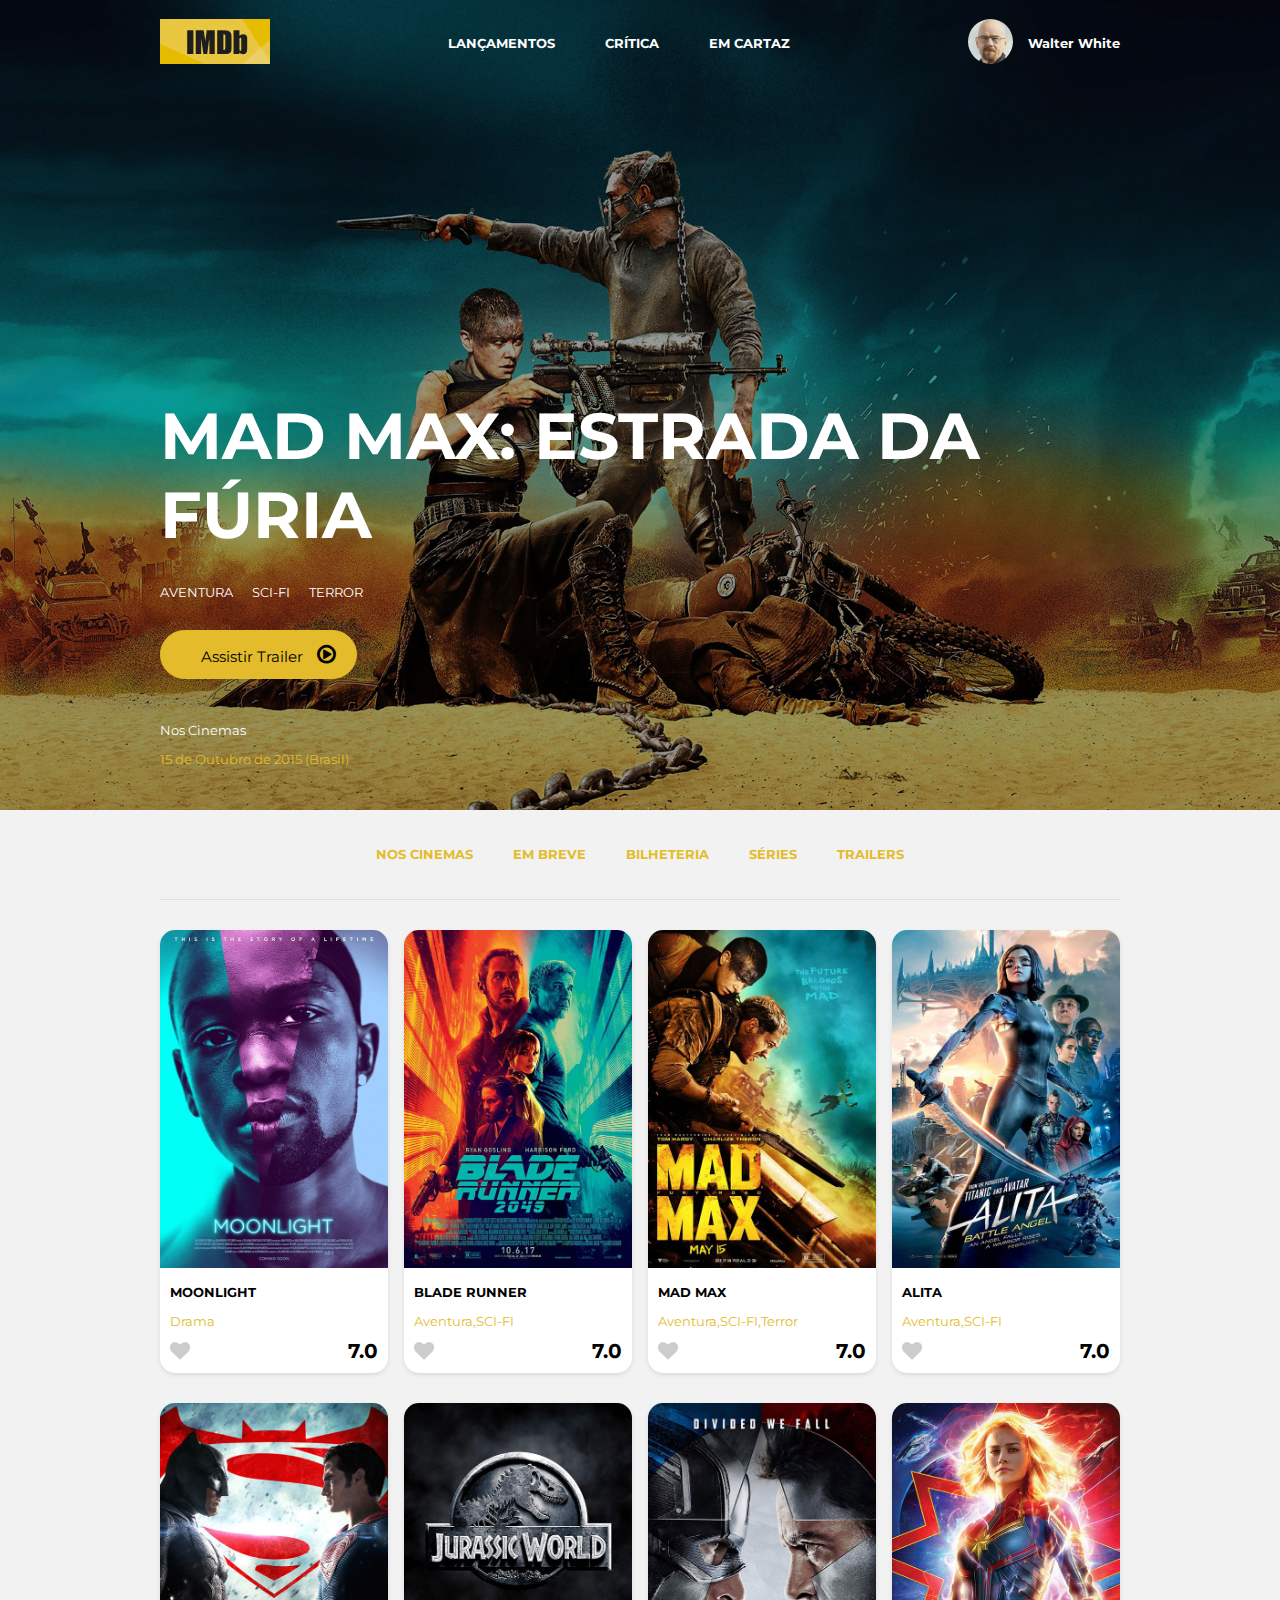
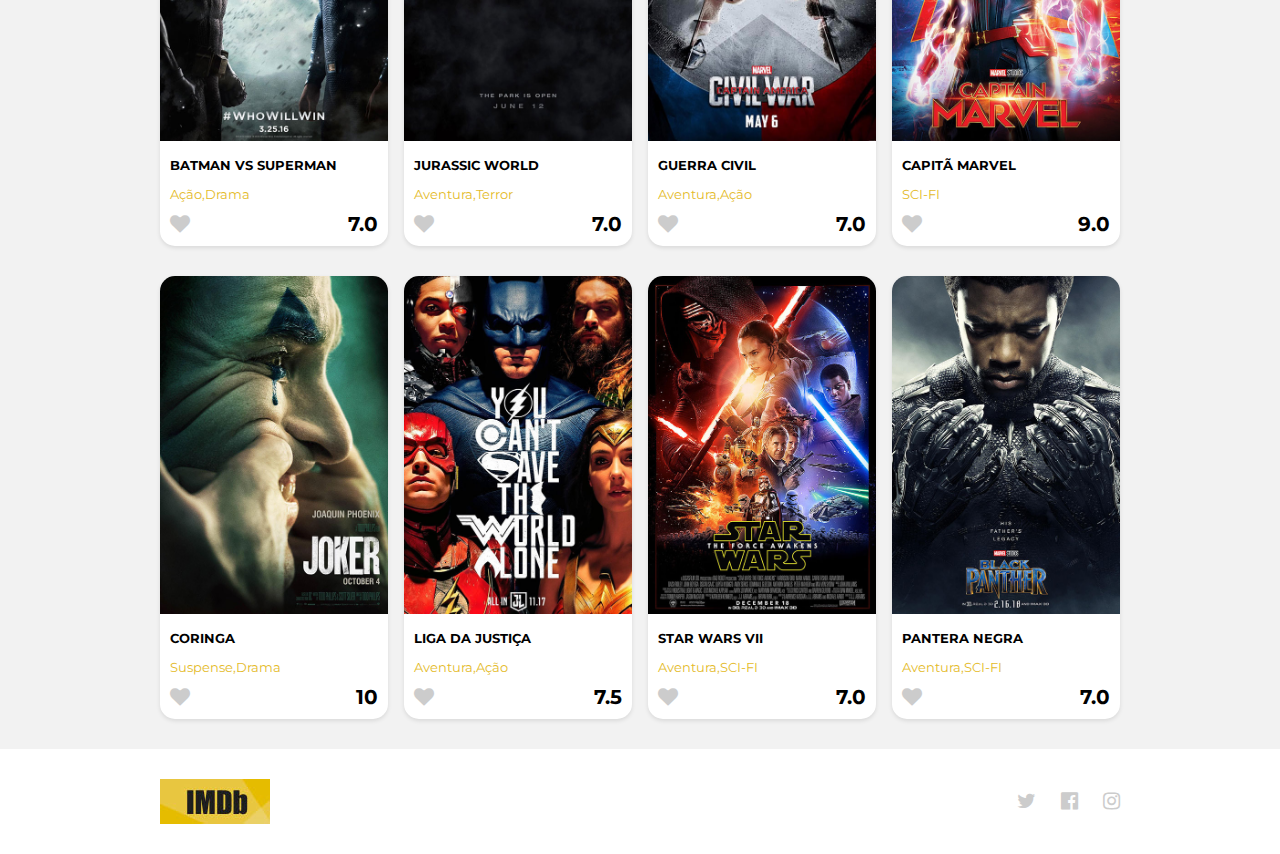
<file: react-11/public/index.html>
<!DOCTYPE html>
<html class="no-js" lang="pt-br">
  <head>
    <meta charset="utf-8" />
    <meta http-equiv="x-ua-compatible" content="ie=edge" />
    <title>IMDB - CodeNation Filmes</title>
    <meta name="description" content="" />
    <link rel="shortcut icon" type="image/png" href="/favicon.png" />
    <meta name="viewport" content="width=device-width, initial-scale=1" />

    <link rel="stylesheet" href="css/normalize.css" />
    <link rel="stylesheet" href="css/main.css" />
  </head>

  <body>
    <!-- ********** HEADER ********** -->

    <header class="hero-image">
      <div class="container">
        <div class="content-header">
          <nav class="navbar">
            <!-- logo -->
            <div>
              <a href="#">
                <img src="./img/logo-imdb.jpg" alt="Logo do site IMDB" />
              </a>
            </div>
            <!-- menu -->
            <ul class="list-inline navbar-menu">
              <li class="uppercase"><a href="#">Lançamentos</a></li>
              <li class="uppercase"><a href="#">Crítica</a></li>
              <li class="uppercase"><a href="#">Em Cartaz</a></li>
            </ul>
            <!-- profile -->
            <div class="navbar-profile">
              <div class="navbar-profile-foto">
                <img
                  src="./img/walter-white.jpg"
                  alt="Foto de perfil do usuário Walter White"
                />
              </div>
              <div>Walter White</div>
            </div>
          </nav>
          <div class="hero-text">
            <h1 class="uppercase">Mad Max: Estrada da Fúria</h1>
            <ul class="list-inline hero-list">
              <li class="uppercase"><a href="#">Aventura</a></li>
              <li class="uppercase"><a href="#">Sci-fi</a></li>
              <li class="uppercase"><a href="#">Terror</a></li>
            </ul>
            <a class="btn-primary" href="#">
              Assistir Trailer
              <i class="fa fa-play-circle-o" aria-hidden="true"></i>
            </a>
            <p>Nos Cinemas</p>
            <p class="yellow">15 de Outubro de 2015 (Brasil)</p>
          </div>
        </div>
      </div>
    </header>

    <!-- ********** NAVIGATION BAR ********** -->

    <nav class="navbar-movies">
      <div class="container">
        <div class="content-navbar-movies">
          <ul class="list-inline list-movies">
            <a href="#"><li class="uppercase">Nos cinemas</li></a>

            <a href="#"><li class="uppercase">Em breve</li></a>

            <a href="#"><li class="uppercase">Bilheteria</li></a>

            <a href="#"><li class="uppercase">Séries</li></a>

            <a href="#"><li class="uppercase">Trailers</li></a>
          </ul>
        </div>
      </div>
    </nav>

    <!-- ********** MAIN ********** -->

    <main>
      <div class="container">
        <section class="cards">
          <article class="card">
            <div class="card-header">
              <img
                src="./img/poster-moonlight.jpg"
                alt="Poster do filme Moonlight"
              />
              <div class="overlay uppercase">
                <h2 class="yellow">Moonlight</h2>
                <a href="#">
                  <i class="fa fa-play" aria-hidden="true"></i>
                </a>
              </div>
            </div>
            <div class="card-body">
              <div class="card-content">
                <h4 class="uppercase">Moonlight</h4>
                <span class="yellow">
                  <a href="#">Drama</a>
                </span>
              </div>
              <div class="card-footer">
                <a href="#"><i class="fa fa-heart" aria-hidden="true"></i></a>
                <p>7.0</p>
              </div>
            </div>
          </article>
          <article class="card">
            <div class="card-header">
              <img
                src="./img/poster-bladerunner.jpg"
                alt="Poster do filme Blade Runner"
              />
              <div class="overlay uppercase">
                <h2 class="yellow">Blade Runner</h2>
                <a href="#">
                  <i class="fa fa-play" aria-hidden="true"></i>
                </a>
              </div>
            </div>
            <div class="card-body">
              <div class="card-content">
                <h4 class="uppercase">Blade Runner</h4>
                <span class="yellow">
                  <a href="#">Aventura</a>,<a href="#">SCI-FI</a>
                </span>
              </div>
              <div class="card-footer">
                <a href="#"><i class="fa fa-heart" aria-hidden="true"></i></a>
                <p>7.0</p>
              </div>
            </div>
          </article>
          <article class="card">
            <div class="card-header">
              <img
                src="./img/poster-mad-max.jpg"
                alt="Poster do filme Mad Max"
              />
              <div class="overlay uppercase">
                <h2 class="yellow">Mad Max</h2>
                <a href="#">
                  <i class="fa fa-play" aria-hidden="true"></i>
                </a>
              </div>
            </div>
            <div class="card-body">
              <div class="card-content">
                <h4 class="uppercase">Mad Max</h4>
                <span class="yellow">
                  <a href="#">Aventura</a>,<a href="#">SCI-FI</a>,<a href="#"
                    >Terror</a
                  >
                </span>
              </div>
              <div class="card-footer">
                <a href="#"><i class="fa fa-heart" aria-hidden="true"></i></a>
                <p>7.0</p>
              </div>
            </div>
          </article>
          <article class="card">
            <div class="card-header">
              <img src="./img/poster-alita.jpg" alt="Poster do filme Alita" />
              <div class="overlay uppercase">
                <h2 class="yellow">Alita</h2>
                <a href="#">
                  <i class="fa fa-play" aria-hidden="true"></i>
                </a>
              </div>
            </div>
            <div class="card-body">
              <div class="card-content">
                <h4 class="uppercase">Alita</h4>
                <span class="yellow">
                  <a href="#">Aventura</a>,<a href="#">SCI-FI</a>
                </span>
              </div>
              <div class="card-footer">
                <a href="#"><i class="fa fa-heart" aria-hidden="true"></i></a>
                <p>7.0</p>
              </div>
            </div>
          </article>
          <article class="card">
            <div class="card-header">
              <img
                src="./img/poster-batman-superman.jpg"
                alt="Poster do filme Batman vs Superman"
              />
              <div class="overlay uppercase">
                <h2 class="yellow">Batman vs Superman</h2>
                <a href="#">
                  <i class="fa fa-play" aria-hidden="true"></i>
                </a>
              </div>
            </div>
            <div class="card-body">
              <div class="card-content">
                <h4 class="uppercase">Batman vs Superman</h4>
                <span class="yellow">
                  <a href="#">Ação</a>,<a href="#">Drama</a>
                </span>
              </div>
              <div class="card-footer">
                <a href="#"><i class="fa fa-heart" aria-hidden="true"></i></a>
                <p>7.0</p>
              </div>
            </div>
          </article>
          <article class="card">
            <div class="card-header">
              <img
                src="./img/poster-jurassic-world.jpg"
                alt="Poster do filme Jurassic World"
              />
              <div class="overlay uppercase">
                <h2 class="yellow">Jurassic World</h2>
                <a href="#">
                  <i class="fa fa-play" aria-hidden="true"></i>
                </a>
              </div>
            </div>
            <div class="card-body">
              <div class="card-content">
                <h4 class="uppercase">Jurassic World</h4>
                <span class="yellow">
                  <a href="#">Aventura</a>,<a href="#">Terror</a>
                </span>
              </div>
              <div class="card-footer">
                <a href="#"><i class="fa fa-heart" aria-hidden="true"></i></a>
                <p>7.0</p>
              </div>
            </div>
          </article>
          <article class="card">
            <div class="card-header">
              <img
                src="./img/poster-guerra-civil.jpg"
                alt="Poster do filme Guerra Civil"
              />
              <div class="overlay uppercase">
                <h2 class="yellow">Guerra Civil</h2>
                <a href="#">
                  <i class="fa fa-play" aria-hidden="true"></i>
                </a>
              </div>
            </div>
            <div class="card-body">
              <div class="card-content">
                <h4 class="uppercase">Guerra Civil</h4>
                <span class="yellow">
                  <a href="#">Aventura</a>,<a href="#">Ação</a>
                </span>
              </div>
              <div class="card-footer">
                <a href="#"><i class="fa fa-heart" aria-hidden="true"></i></a>
                <p>7.0</p>
              </div>
            </div>
          </article>
          <article class="card">
            <div class="card-header">
              <img
                src="./img/poster-capita-marvel.jpg"
                alt="Poster do filme Capitã Marvel"
              />
              <div class="overlay uppercase">
                <h2 class="yellow">Capitã Marvel</h2>
                <a href="#">
                  <i class="fa fa-play" aria-hidden="true"></i>
                </a>
              </div>
            </div>
            <div class="card-body">
              <div class="card-content">
                <h4 class="uppercase">Capitã Marvel</h4>
                <span class="yellow">
                  <a href="#">SCI-FI</a>
                </span>
              </div>
              <div class="card-footer">
                <a href="#"><i class="fa fa-heart" aria-hidden="true"></i></a>
                <p>9.0</p>
              </div>
            </div>
          </article>
          <article class="card">
            <div class="card-header">
              <img
                src="./img/poster-coringa.jpg"
                alt="Poster do filme Coringa"
              />
              <div class="overlay uppercase">
                <h2 class="yellow">Coringa</h2>
                <a href="#">
                  <i class="fa fa-play" aria-hidden="true"></i>
                </a>
              </div>
            </div>
            <div class="card-body">
              <div class="card-content">
                <h4 class="uppercase">Coringa</h4>
                <span class="yellow">
                  <a href="#">Suspense</a>,<a href="#">Drama</a>
                </span>
              </div>
              <div class="card-footer">
                <a href="#"><i class="fa fa-heart" aria-hidden="true"></i></a>
                <p>10</p>
              </div>
            </div>
          </article>
          <article class="card">
            <div class="card-header">
              <img
                src="./img/poster-liga-justica.jpg"
                alt="Poster do filme Liga da Justiça"
              />
              <div class="overlay uppercase">
                <h2 class="yellow">Liga da Justiça</h2>
                <a href="#">
                  <i class="fa fa-play" aria-hidden="true"></i>
                </a>
              </div>
            </div>
            <div class="card-body">
              <div class="card-content">
                <h4 class="uppercase">Liga da Justiça</h4>
                <span class="yellow">
                  <a href="#">Aventura</a>,<a href="#">Ação</a>
                </span>
              </div>
              <div class="card-footer">
                <a href="#"><i class="fa fa-heart" aria-hidden="true"></i></a>
                <p>7.5</p>
              </div>
            </div>
          </article>
          <article class="card">
            <div class="card-header">
              <img
                src="./img/poster-star-wars.jpg"
                alt="Poster do filme Star Wars VII"
              />
              <div class="overlay uppercase">
                <h2 class="yellow">Star Wars VII</h2>
                <a href="#">
                  <i class="fa fa-play" aria-hidden="true"></i>
                </a>
              </div>
            </div>
            <div class="card-body">
              <div class="card-content">
                <h4 class="uppercase">Star Wars VII</h4>
                <span class="yellow">
                  <a href="#">Aventura</a>,<a href="#">SCI-FI</a>
                </span>
              </div>
              <div class="card-footer">
                <a href="#"><i class="fa fa-heart" aria-hidden="true"></i></a>
                <p>7.0</p>
              </div>
            </div>
          </article>
          <article class="card">
            <div class="card-header">
              <img
                src="./img/poster-pantera-negra.jpg"
                alt="Poster do filme Pantera Negra"
              />
              <div class="overlay uppercase">
                <h2 class="yellow">Pantera Negra</h2>
                <a href="#">
                  <i class="fa fa-play" aria-hidden="true"></i>
                </a>
              </div>
            </div>
            <div class="card-body">
              <div class="card-content">
                <h4 class="uppercase">Pantera Negra</h4>
                <span class="yellow">
                  <a href="#">Aventura</a>,<a href="#">SCI-FI</a>
                </span>
              </div>
              <div class="card-footer">
                <a href="#"><i class="fa fa-heart" aria-hidden="true"></i></a>
                <p>7.0</p>
              </div>
            </div>
          </article>
        </section>
      </div>
    </main>

    <!-- ********** FOOTER ********** -->

    <footer>
      <div class="container">
        <div class="content-footer">
          <img src="./img/logo-imdb.jpg" alt="Logo do site IMDB" />
          <ul class="list-inline list-social">
            <li>
              <a class="link-twitter" href="#">
                <i class="fa fa-twitter" aria-hidden="true"></i>
              </a>
            </li>
            <li>
              <a class="link-facebook" href="#">
                <i class="fa fa-facebook-official" aria-hidden="true"></i>
              </a>
            </li>
            <li>
              <a class="link-instagram" href="#">
                <i class="fa fa-instagram" aria-hidden="true"></i>
              </a>
            </li>
          </ul>
        </div>
      </div>
    </footer>
  </body>
</html>
</file>
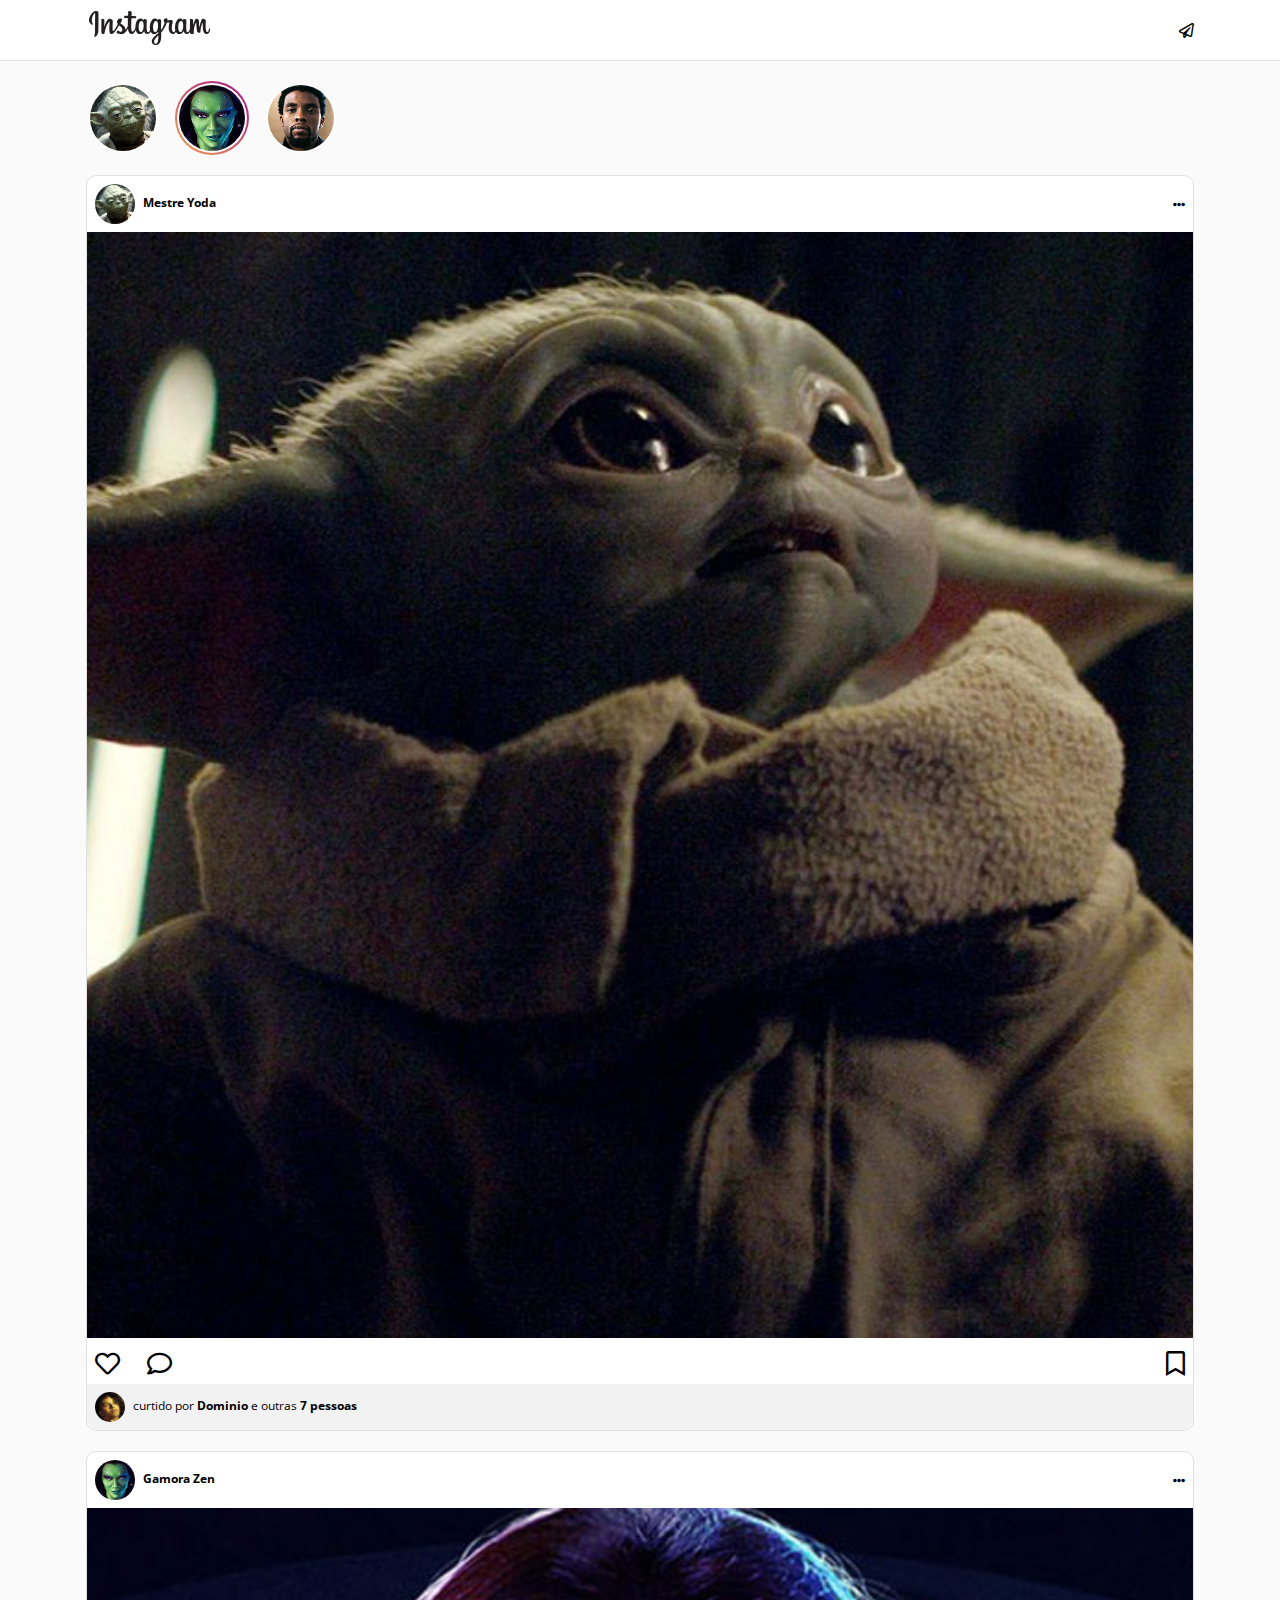
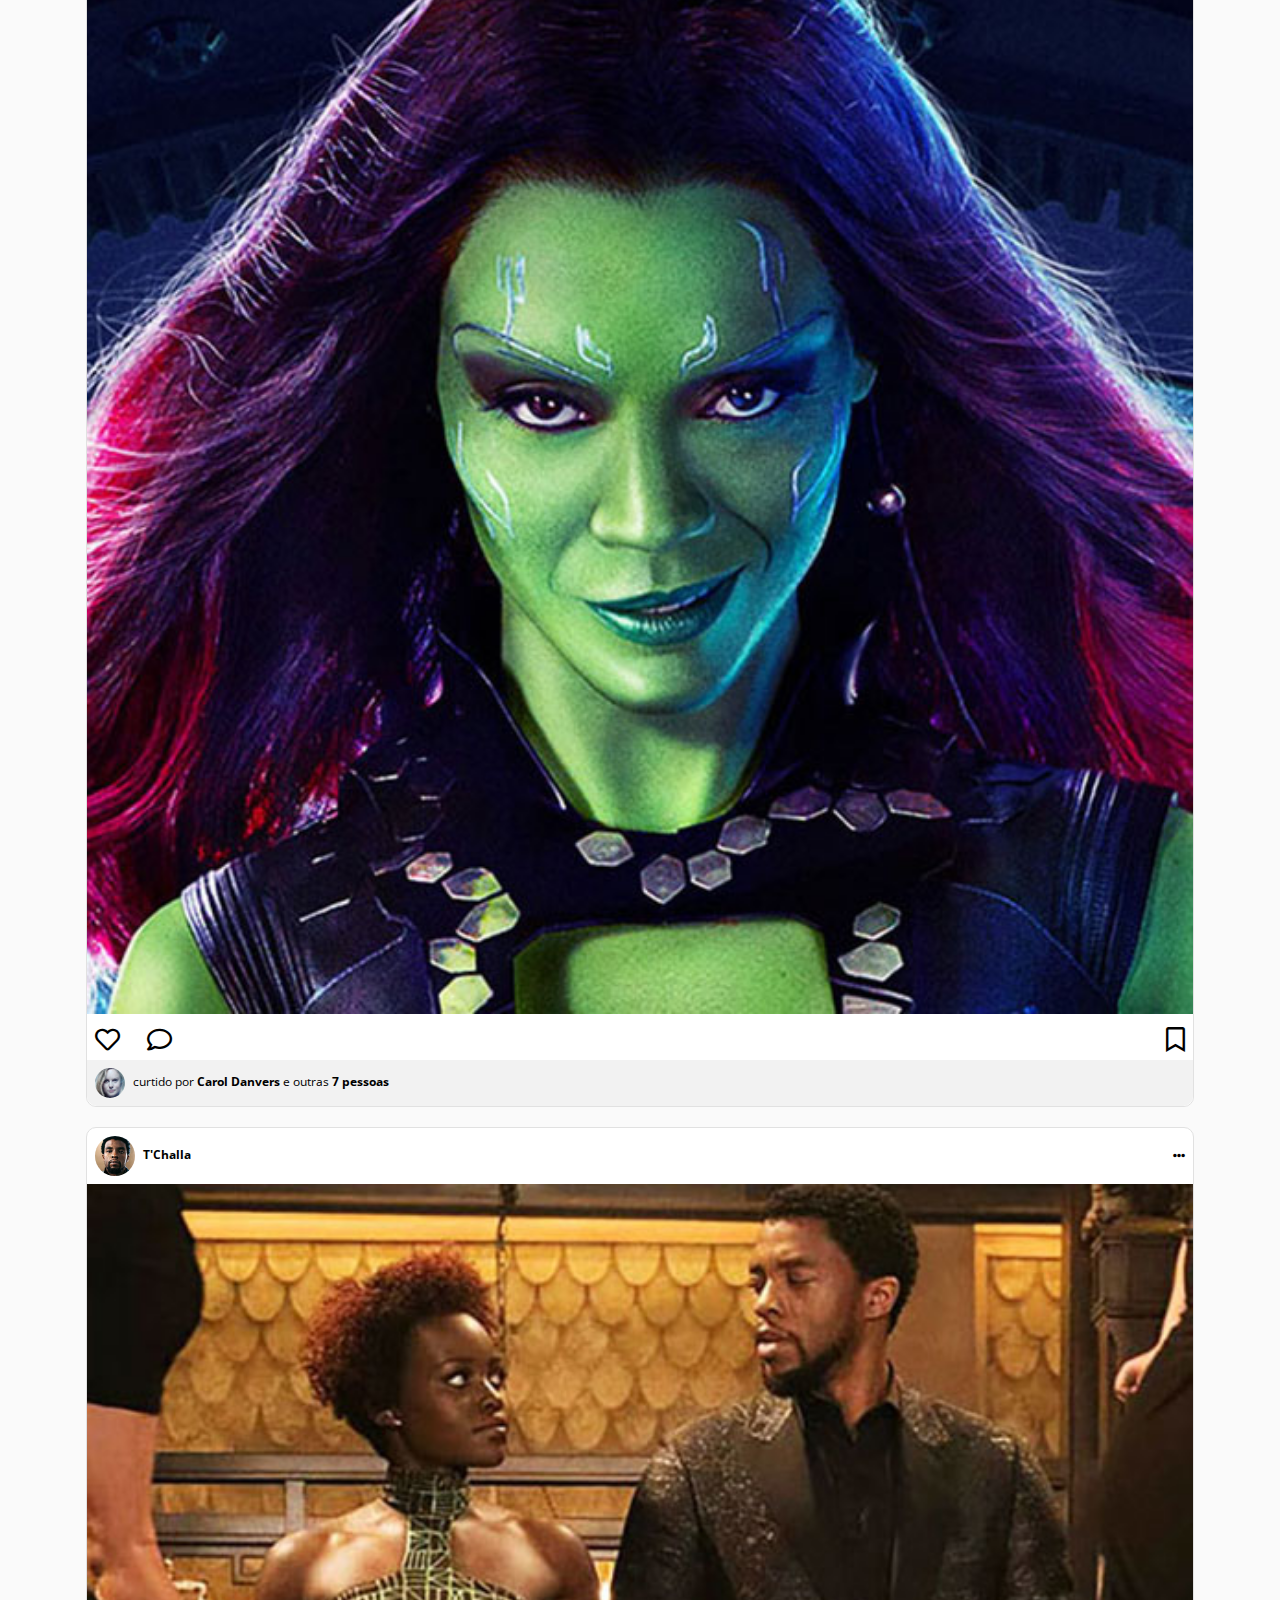
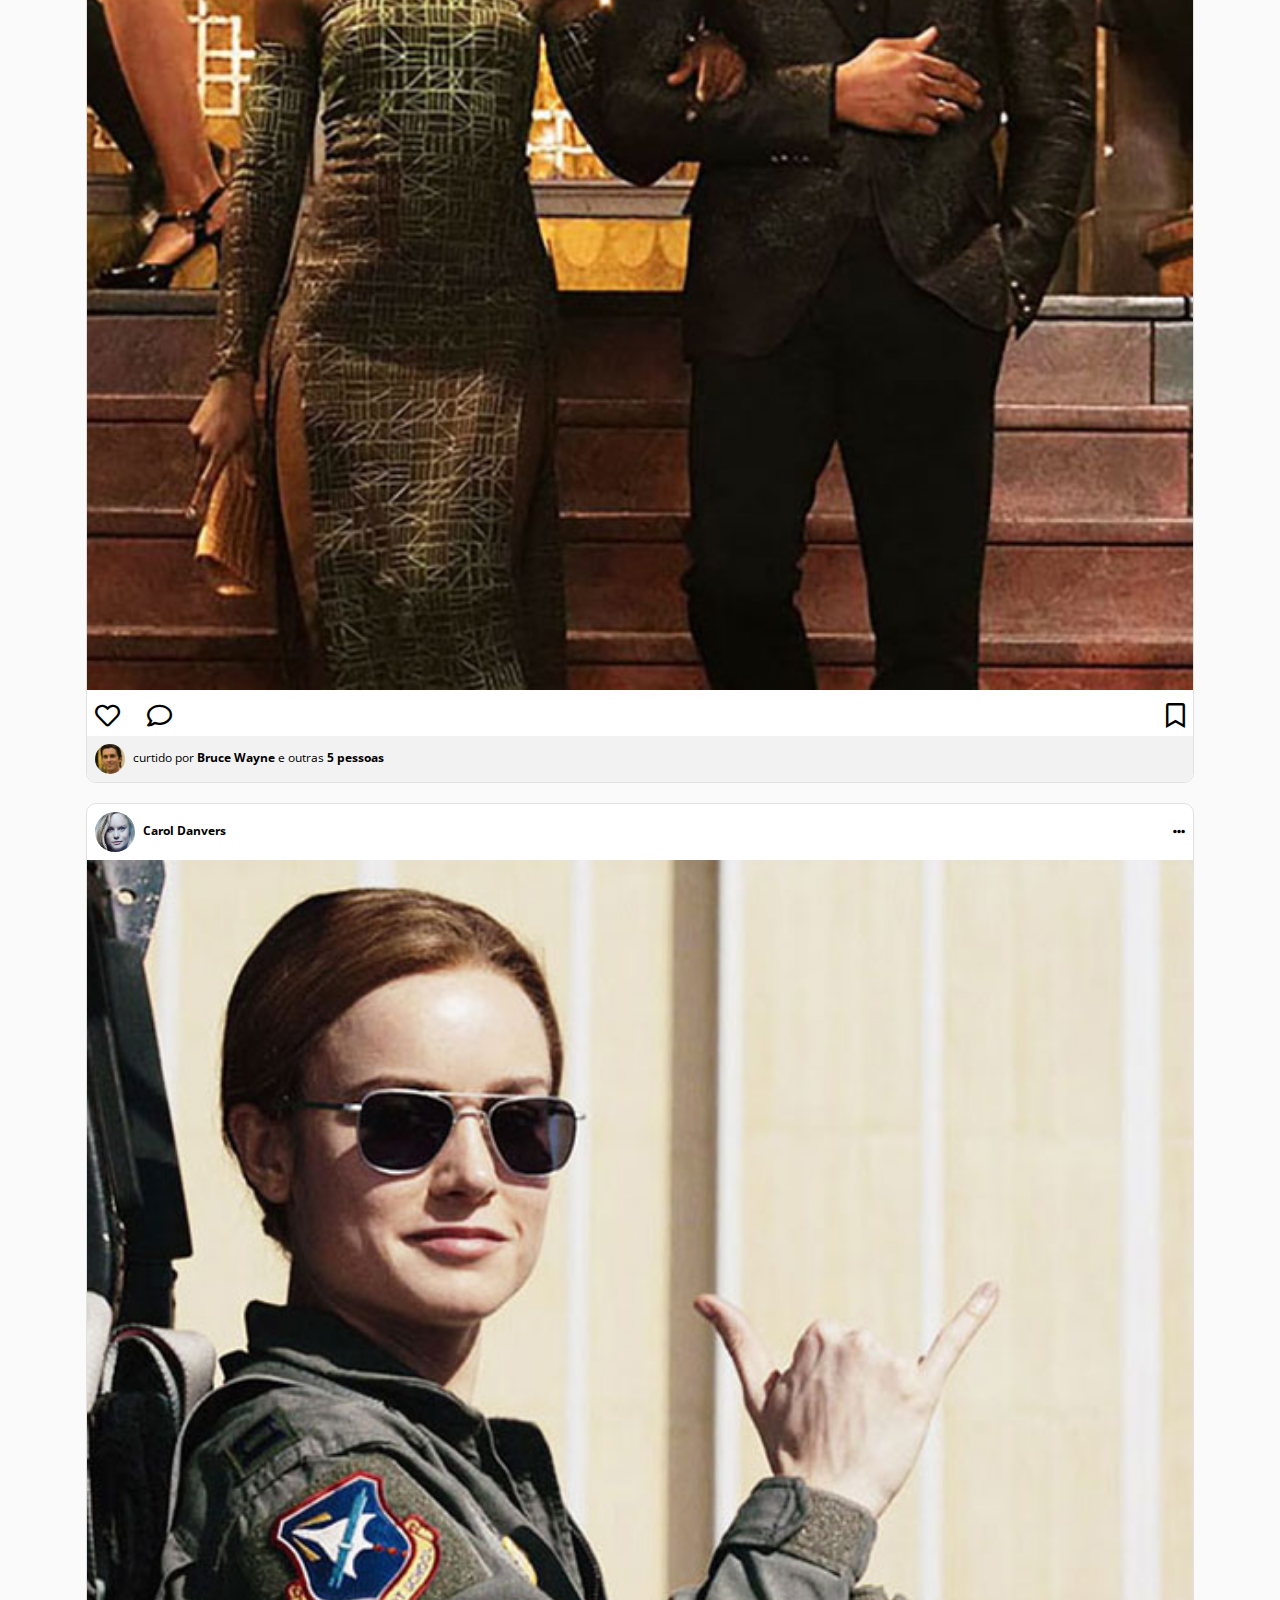
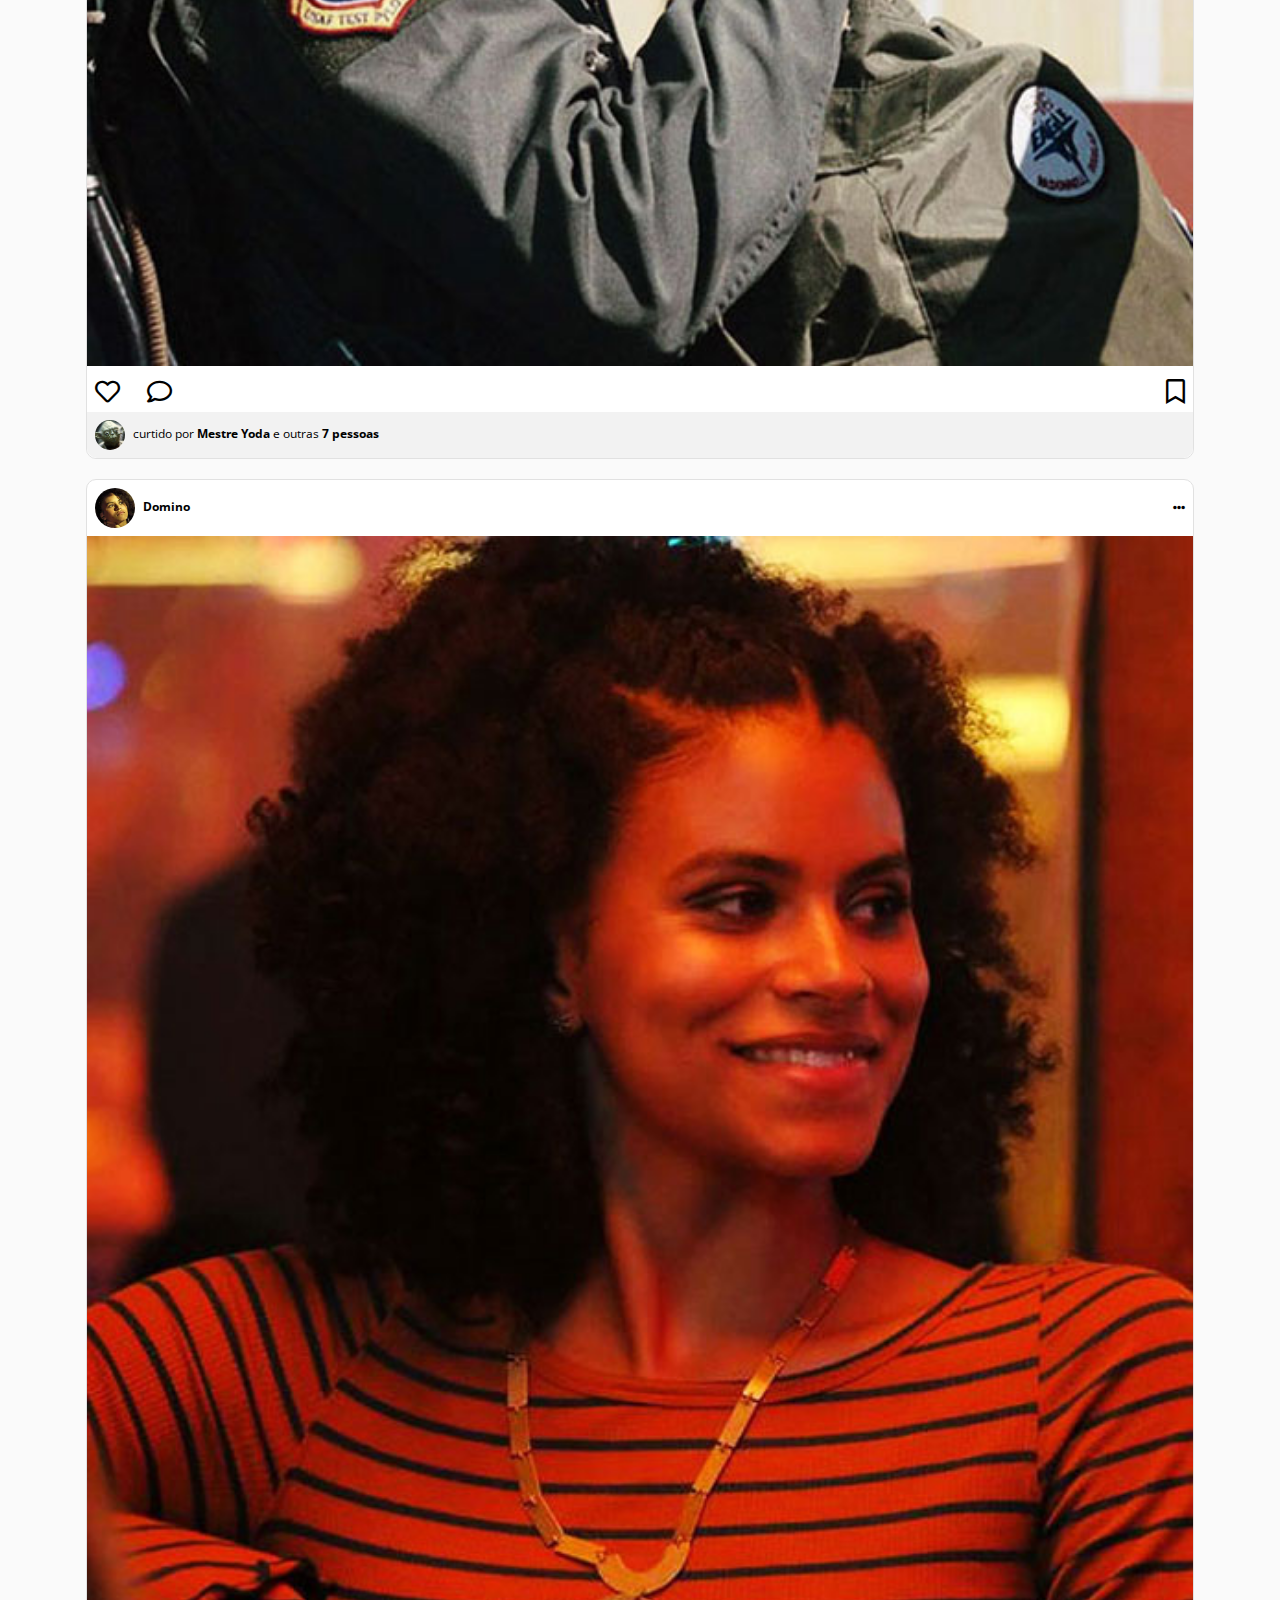
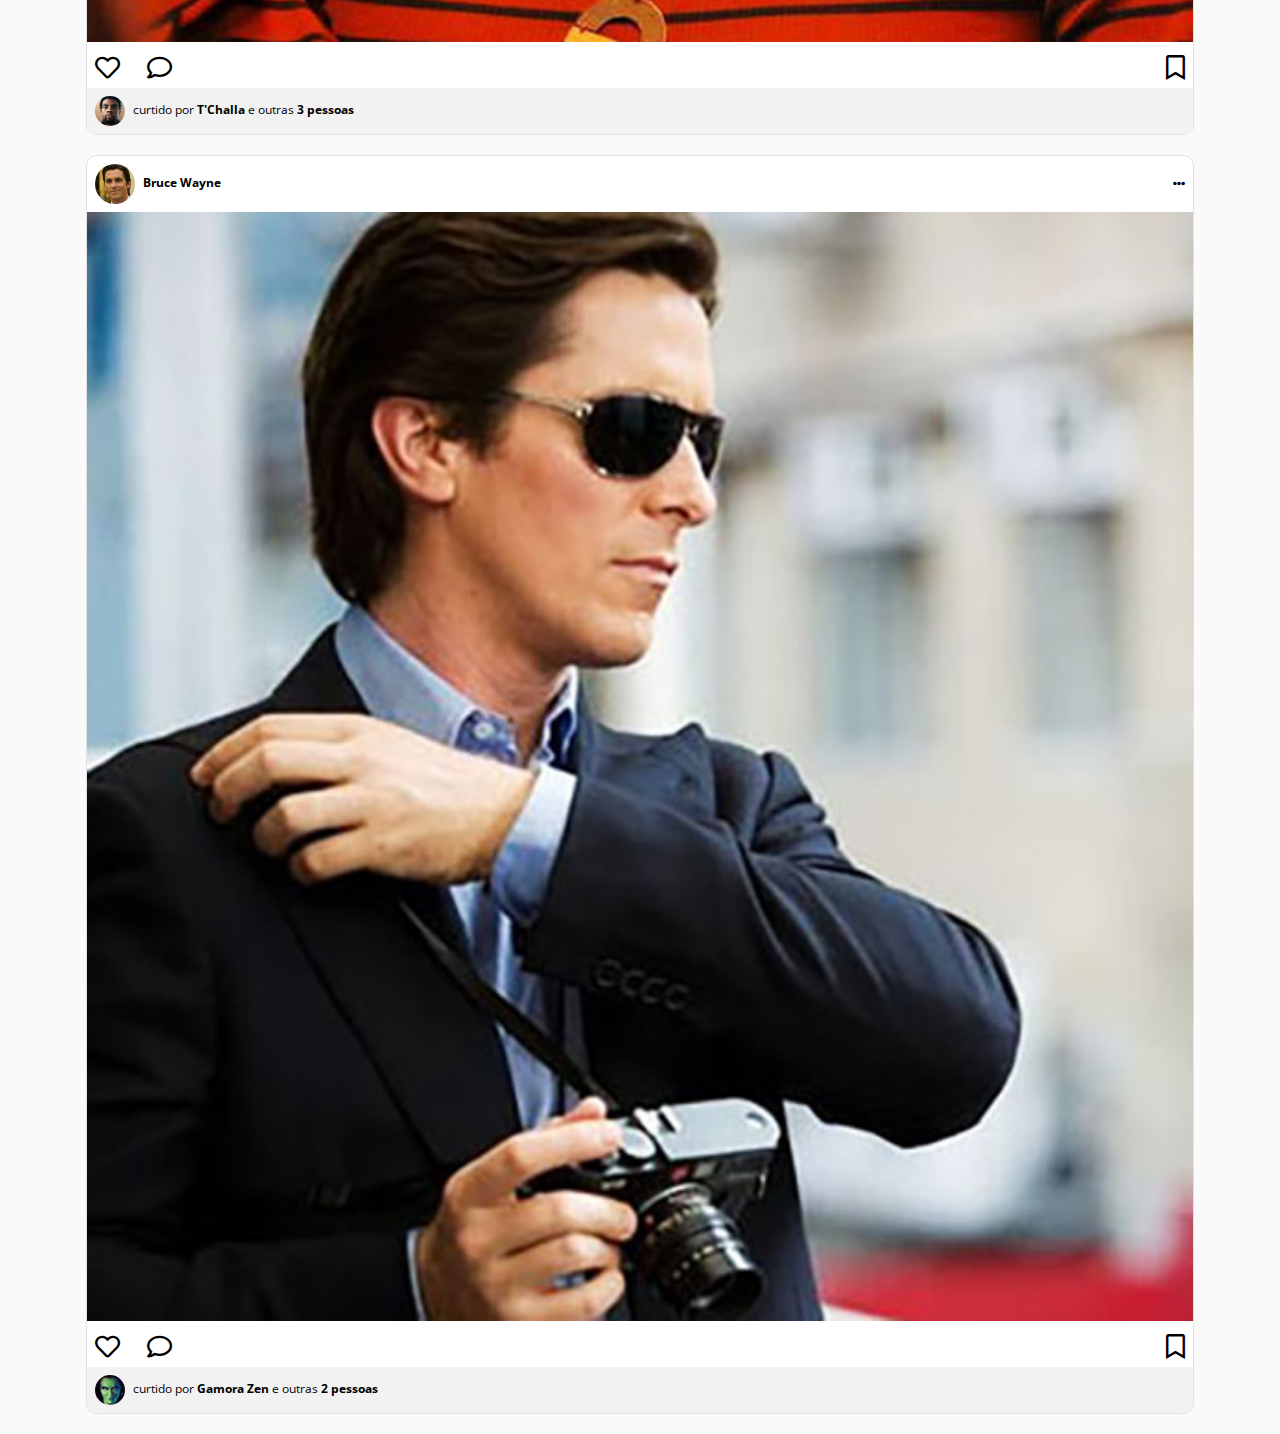
<file: react-12/public/index.html>
<!DOCTYPE html>
<html class="no-js" lang="pt-br">
  <head>
    <meta charset="utf-8" />
    <title>Instagram Codenation</title>
    <meta name="description" content="" />
    <link rel="shortcut icon" type="image/png" href="/favicon.png" />
    <meta name="viewport" content="width=device-width, initial-scale=1" />

    <link rel="stylesheet" href="css/normalize.css" />
    <link rel="stylesheet" href="css/fontawesome.min.css" />
    <link rel="stylesheet" href="css/main.css" />
  </head>
  <body>
    <!-- ********** TOPNAV ********** -->

    <nav>
      <div class="container">
        <div class="topnav">
          <div>
            <a href="#" class="topnav__logo">
              <img
                class="topnav__image"
                src="./img/instagram-logo.svg"
                alt="Logo do Instagram"
              />
            </a>
          </div>
          <div>
            <a href="#" class="topnav__link">
              <i class="far fa-paper-plane"></i>
            </a>
          </div>
        </div>
      </div>
    </nav>

    <!-- ********** MAIN ********** -->

    <main>
      <!-- ********** STORIES ********** -->

      <section>
        <div class="container">
          <div class="stories">
            <a href="#" class="stories__link">
              <img
                class="stories__profile"
                src="./img/profiles/yoda/yoda-profile.jpg"
                alt="Imagem do profile de Mestre Yoda"
              />
            </a>
            <a href="#" class="stories__link stories__link--notviewed">
              <img
                class="stories__profile"
                src="./img/profiles/gamora/gamora-profile.jpg"
                alt="Imagem do profile de Gamora Zen"
              />
            </a>
            <a href="#" class="stories__link">
              <img
                class="stories__profile"
                src="./img/profiles/black-panther/black-panther-profile.jpg"
                alt="Imagem do profile de T'Challa"
              />
            </a>
          </div>
        </div>
      </section>

      <!-- ********** POST ********** -->

      <section>
        <div class="container">
          <article class="post">
            <div class="post__header">
              <div>
                <a href="#" class="post__link">
                  <img
                    class="post__profile"
                    src="./img/profiles/yoda/yoda-profile.jpg"
                    alt="Imagem do profile de Mestre Yoda"
                  />
                </a>
                <a href="#" class="post__link post__link--bold">Mestre Yoda</a>
              </div>
              <a href="#" class="post__link">
                <i class="fas fa-ellipsis-h"></i>
              </a>
            </div>
            <div class="post__body">
              <img
                class="post__image"
                src="./img/profiles/yoda/yoda-1.jpg"
                alt="Post de Mestre Yoda"
              />
              <div class="post__icons">
                <div>
                  <a href="#" class="post__link post__link--mr">
                    <i class="far fa-heart"></i>
                  </a>
                  <a href="#" class="post__link">
                    <i class="far fa-comment"></i>
                  </a>
                </div>
                <a href="#" class="post__link">
                  <i class="far fa-bookmark"></i>
                </a>
              </div>
            </div>
            <div class="post__footer">
              <a href="#" class="post__link">
                <img
                  class="post__profile post__profile--smaller"
                  src="./img/profiles/domino/domino-profile.jpg"
                  alt="Imagem do profile de Domino"
                />
              </a>
              <span>
                curtido por
                <a href="#" class="post__link post__link--bold">Dominio</a> e
                outras
                <a href="#" class="post__link post__link--bold">7 pessoas</a>
              </span>
            </div>
          </article>

          <article class="post">
            <div class="post__header">
              <div>
                <a href="#" class="post__link">
                  <img
                    class="post__profile"
                    src="./img/profiles/gamora/gamora-profile.jpg"
                    alt="Imagem do profile de Gamora Zen"
                  />
                </a>
                <a href="#" class="post__link post__link--bold">Gamora Zen</a>
              </div>
              <a href="#" class="post__link">
                <i class="fas fa-ellipsis-h"></i>
              </a>
            </div>
            <div class="post__body">
              <img
                class="post__image"
                src="./img/profiles/gamora/gamora-1.jpg"
                alt="Post de Gamora Zen"
              />
              <div class="post__icons">
                <div>
                  <a href="#" class="post__link post__link--mr">
                    <i class="far fa-heart"></i>
                  </a>
                  <a href="#" class="post__link">
                    <i class="far fa-comment"></i>
                  </a>
                </div>
                <a href="#" class="post__link">
                  <i class="far fa-bookmark"></i>
                </a>
              </div>
            </div>
            <div class="post__footer">
              <a href="#" class="post__link">
                <img
                  class="post__profile post__profile--smaller"
                  src="./img/profiles/carol/carol-profile.jpg"
                  alt="Imagem do profile de Carol Danvers"
                />
              </a>
              <span>
                curtido por
                <a href="#" class="post__link post__link--bold"
                  >Carol Danvers</a
                >
                e outras
                <a href="#" class="post__link post__link--bold">7 pessoas</a>
              </span>
            </div>
          </article>

          <article class="post">
            <div class="post__header">
              <div>
                <a href="#" class="post__link">
                  <img
                    class="post__profile"
                    src="./img/profiles/black-panther/black-panther-profile.jpg"
                    alt="Imagem do profile de T'Challa"
                  />
                </a>
                <a href="#" class="post__link post__link--bold">T'Challa</a>
              </div>
              <a href="#" class="post__link">
                <i class="fas fa-ellipsis-h"></i>
              </a>
            </div>
            <div class="post__body">
              <img
                class="post__image"
                src="./img/profiles/black-panther/black-panther-1.jpg"
                alt="Post de T'Challa"
              />
              <div class="post__icons">
                <div>
                  <a href="#" class="post__link post__link--mr">
                    <i class="far fa-heart"></i>
                  </a>
                  <a href="#" class="post__link">
                    <i class="far fa-comment"></i>
                  </a>
                </div>
                <a href="#" class="post__link">
                  <i class="far fa-bookmark"></i>
                </a>
              </div>
            </div>
            <div class="post__footer">
              <a href="#" class="post__link">
                <img
                  class="post__profile post__profile--smaller"
                  src="./img/profiles/bruce/bruce-profile.jpg"
                  alt="Imagem do profile de Bruce Wayne"
                />
              </a>
              <span>
                curtido por
                <a href="#" class="post__link post__link--bold">Bruce Wayne</a>
                e outras
                <a href="#" class="post__link post__link--bold">5 pessoas</a>
              </span>
            </div>
          </article>

          <article class="post">
            <div class="post__header">
              <div>
                <a href="#" class="post__link">
                  <img
                    class="post__profile"
                    src="./img/profiles/carol/carol-profile.jpg"
                    alt="Imagem do profile de Carol Danvers"
                  />
                </a>
                <a href="#" class="post__link post__link--bold"
                  >Carol Danvers</a
                >
              </div>
              <a href="#" class="post__link">
                <i class="fas fa-ellipsis-h"></i>
              </a>
            </div>
            <div class="post__body">
              <img
                class="post__image"
                src="./img/profiles/carol/carol-1.jpg"
                alt="Post de Carol Danvers"
              />
              <div class="post__icons">
                <div>
                  <a href="#" class="post__link post__link--mr">
                    <i class="far fa-heart"></i>
                  </a>
                  <a href="#" class="post__link">
                    <i class="far fa-comment"></i>
                  </a>
                </div>
                <a href="#" class="post__link">
                  <i class="far fa-bookmark"></i>
                </a>
              </div>
            </div>
            <div class="post__footer">
              <a href="#" class="post__link">
                <img
                  class="post__profile post__profile--smaller"
                  src="./img/profiles/yoda/yoda-profile.jpg"
                  alt="Imagem do profile de Mestre Yoda"
                />
              </a>
              <span>
                curtido por
                <a href="#" class="post__link post__link--bold">Mestre Yoda</a>
                e outras
                <a href="#" class="post__link post__link--bold">7 pessoas</a>
              </span>
            </div>
          </article>

          <article class="post">
            <div class="post__header">
              <div>
                <a href="#" class="post__link">
                  <img
                    class="post__profile"
                    src="./img/profiles/domino/domino-profile.jpg"
                    alt="Imagem do profile de Domino"
                  />
                </a>
                <a href="#" class="post__link post__link--bold">Domino</a>
              </div>
              <a href="#" class="post__link">
                <i class="fas fa-ellipsis-h"></i>
              </a>
            </div>
            <div class="post__body">
              <img
                class="post__image"
                src="./img/profiles/domino/domino-1.jpg"
                alt="Post de Domino"
              />
              <div class="post__icons">
                <div>
                  <a href="#" class="post__link post__link--mr">
                    <i class="far fa-heart"></i>
                  </a>
                  <a href="#" class="post__link">
                    <i class="far fa-comment"></i>
                  </a>
                </div>
                <a href="#" class="post__link">
                  <i class="far fa-bookmark"></i>
                </a>
              </div>
            </div>
            <div class="post__footer">
              <a href="#" class="post__link">
                <img
                  class="post__profile post__profile--smaller"
                  src="./img/profiles/black-panther/black-panther-profile.jpg"
                  alt="Imagem do profile de T'Challa"
                />
              </a>
              <span>
                curtido por
                <a href="#" class="post__link post__link--bold">T'Challa</a> e
                outras
                <a href="#" class="post__link post__link--bold">3 pessoas</a>
              </span>
            </div>
          </article>

          <article class="post">
            <div class="post__header">
              <div>
                <a href="#" class="post__link">
                  <img
                    class="post__profile"
                    src="./img/profiles/bruce/bruce-profile.jpg"
                    alt="Imagem do profile de Bruce Wayne"
                  />
                </a>
                <a href="#" class="post__link post__link--bold">Bruce Wayne</a>
              </div>
              <a href="#" class="post__link">
                <i class="fas fa-ellipsis-h"></i>
              </a>
            </div>
            <div class="post__body">
              <img
                class="post__image"
                src="./img/profiles/bruce/bruce-1.jpg"
                alt="Post de Bruce Wayne"
              />
              <div class="post__icons">
                <div>
                  <a href="#" class="post__link post__link--mr">
                    <i class="far fa-heart"></i>
                  </a>
                  <a href="#" class="post__link">
                    <i class="far fa-comment"></i>
                  </a>
                </div>
                <a href="#" class="post__link">
                  <i class="far fa-bookmark"></i>
                </a>
              </div>
            </div>
            <div class="post__footer">
              <a href="#" class="post__link">
                <img
                  class="post__profile post__profile--smaller"
                  src="./img/profiles/gamora/gamora-profile.jpg"
                  alt="Imagem do profile de Gamora Zen"
                />
              </a>
              <span>
                curtido por
                <a href="#" class="post__link post__link--bold">Gamora Zen</a> e
                outras
                <a href="#" class="post__link post__link--bold">2 pessoas</a>
              </span>
            </div>
          </article>
        </div>
      </section>
    </main>
  </body>
</html>
</file>
<file: react-12/public/css/main.css>
@import url("https://fonts.googleapis.com/css?family=Open+Sans:400,700&display=swap");

/* ********** GENERAL STYLES ********** */

*,
*:after,
*:before {
  box-sizing: border-box;
}

body {
  padding-top: 61px;
  font-family: "Open Sans", sans-serif;
  font-size: 12px;
  background-color: #fafafa;
}

/* Extra small <576px */
.container {
  width: 100%;
  max-width: none;
  margin-right: auto;
  margin-left: auto;
}

/* Small ≥576px */
@media (min-width: 576px) {
  .container {
    max-width: 540px;
  }
}

/* Medium ≥768px */
@media (min-width: 768px) {
  .container {
    max-width: 720px;
  }
}

/* Large ≥992px */
@media (min-width: 992px) {
  .container {
    max-width: 960px;
  }
}

/* Extra large ≥1200px */
@media (min-width: 1200px) {
  .container {
    max-width: 1140px;
  }
}

/* ********** TOPNAV ********** */

nav {
  position: fixed;
  left: 0;
  top: 0;
  width: 100%;
  background-color: #fff;
  border-bottom: 1px solid #e1e1e1;
}

.topnav {
  display: flex;
  justify-content: space-between;
  align-items: center;

  background-color: #fff;
  padding: 8px 16px;
}

.topnav__logo {
  display: inline-block;
  height: 40px;
}

.topnav__image {
  height: 100%;
}

.topnav__link {
  color: #000;
  text-decoration: none;
  font-size: 15px;
}

/* ********** STORIES ********** */

.stories {
  display: flex;
  justify-content: flex-start;
  align-items: center;

  margin: 20px 16px;
}

.stories__link {
  display: flex;
  justify-content: center;
  align-items: center;

  padding: 2px;
  border-radius: 100%;
  text-decoration: none;
}

.stories__link:not(:last-child) {
  margin-right: 15px;
}

.stories__link--notviewed {
  background: linear-gradient(
    45deg,
    rgba(245, 160, 77, 1) 0%,
    rgba(160, 15, 139, 1) 100%
  );
}

.stories__profile {
  /* Responsive Image */
  width: 100%;
  max-width: 70px;
  height: auto;

  /* Rounded Image */
  border-radius: 50%;

  padding: 2px;
  background-color: #fff;
}

/* ********** POST ********** */

.post {
  border: 1px solid #e1e1e1;
  border-radius: 10px;
  background-color: #fff;
  margin: 20px 16px;
}

.post__header {
  display: flex;
  justify-content: space-between;
  align-items: center;

  padding: 8px;
  border-top-left-radius: 10px;
  border-top-right-radius: 10px;
}

.post__link {
  color: #000;
  text-decoration: none;
}

.post__link--bold {
  font-weight: bold;
}

.post__link--mr {
  margin-right: 20px;
}

.post__profile {
  /* Responsive Image */
  width: 100%;
  max-width: 40px;
  height: auto;

  /* Rounded Image */
  border-radius: 50%;

  vertical-align: middle;
  margin-right: 5px;
}

.post__profile--smaller {
  max-width: 30px;
}

.post__image {
  /* Responsive Image */
  width: 100%;
  height: auto;
}

.post__icons {
  display: flex;
  justify-content: space-between;
  align-items: center;

  padding: 4px 8px;
  font-size: 25px;
}

.post__footer {
  padding: 8px;
  border-bottom-left-radius: 10px;
  border-bottom-right-radius: 10px;
  background-color: #f2f2f2;
}
</file>
<file: react-11/public/css/main.css>
@import url("https://maxcdn.bootstrapcdn.com/font-awesome/4.6.3/css/font-awesome.min.css");
@import url("https://fonts.googleapis.com/css?family=Montserrat:400,700");

/* ********** GENERAL STYLES ********** */

* {
  box-sizing: border-box;
}

body,
html {
  height: 100%;
  font-family: "Montserrat", sans-serif;
  font-size: 13px;
}

.container {
  width: 100%;
  max-width: 960px;
  height: 100%;
  margin-right: auto;
  margin-left: auto;
}

.list-inline {
  display: flex;
  list-style: none;
  padding: 0;
  margin: 0;
}

.uppercase {
  text-transform: uppercase;
}

.yellow {
  color: #e4bb2a;
}

/* ********** HEADER ********** */

.hero-image {
  /* Use "linear-gradient" to add a darken background effect to the image (capa-madmax2.jpg). This will make the text easier to read */
  background-image: linear-gradient(rgba(0, 0, 0, 0.4), rgba(0, 0, 0, 0.4)),
    url("../img/capa-madmax2.jpg");

  /* Set a specific height */
  height: 90%;

  /* Create the parallax scrolling effect */
  background-attachment: fixed;

  /* Position and center the image to scale nicely on all sceeens */
  background-position: top;
  background-repeat: no-repeat;
  background-size: cover;
}

.hero-image a {
  color: #fff;
  text-decoration: none;
}

.hero-image a:hover {
  color: #e4bb2a;
}

.content-header {
  display: flex;
  flex-direction: column;
  justify-content: space-between;
  height: 100%;
  padding-top: 2%;

  color: #fff;
}

.navbar {
  display: flex;
  justify-content: space-between;
  align-items: center;

  font-weight: bold;
}

.navbar-menu li:not(:last-child) {
  margin-right: 50px;
}

.navbar-profile {
  display: flex;
  justify-content: end;
  align-items: center;
}

.navbar-profile-foto {
  margin-right: 15px;
  max-width: 45px;
  min-width: 22.5px;
}

.navbar-profile-foto img {
  max-width: 100%;
  height: auto;
  border-radius: 100%;
}

.hero-text {
  margin-bottom: 30px;
}

.hero-text h1 {
  font-size: 65px;
  margin: 0;
}

.hero-list {
  margin-top: 30px;
  margin-bottom: 30px;
}

.hero-list li:not(:last-child) {
  margin-right: 2%;
}

.hero-text .btn-primary {
  font-size: 15px;
  color: #000;
  background-color: #e4bb2a;

  border: 1px solid #e4bb2a;
  border-radius: 30px;

  display: inline-block;
  padding-top: 12px;
  padding-bottom: 12px;
  padding-left: 40px;
  padding-right: 20px;
  margin-bottom: 30px;
}

.hero-text .btn-primary:hover {
  color: #000;
  background-color: #bc9a21;
  border: 1px solid #bc9a21;
}

.hero-text .btn-primary i {
  font-size: 22px;
  margin-left: 10px;
}

/* ********** NAVIGATION BAR ********** */

.navbar-movies {
  height: 10%;
  background-color: #f2f2f2;
}

.content-navbar-movies {
  height: 100%;
  border-bottom: 1px solid #dfdfdf;
}

.list-movies {
  height: 100%;
  justify-content: center;
  align-items: center;
}

.list-movies a {
  display: inline-block;
  height: 100%;
  color: #e4bb2a;
  text-decoration: none;
  font-weight: bold;
  border-bottom: 1px solid transparent;
}

.list-movies a:not(:last-child) {
  margin-right: 40px;
}

.list-movies a:hover {
  border-bottom: 1px solid #e4bb2a;
}

.list-movies li {
  height: 100%;
  display: flex;
  justify-content: center;
  align-items: center;
}

/* ********** MAIN ********** */

main {
  background-color: #f2f2f2;
  padding-bottom: 30px;
}

/* ********** CARDS SECTION ********** */

.cards {
  display: flex;
  justify-content: space-between;
  align-items: center;
  flex-wrap: wrap;
}

.card {
  width: 100%;
  max-width: 228px;
  margin-top: 30px;
  border-radius: 15px;
  background-color: #fff;
  box-shadow: 0 2px 4px rgba(0, 0, 0, 0.1);
}

/* Container needed to position the overlay. */
.card-header {
  position: relative;
}

.card-header img {
  max-width: 100%;
  height: auto;
  border-top-left-radius: 15px;
  border-top-right-radius: 15px;
}

/* The overlay effect (full height and width) - lays on top of the container and over the image */
.card-header .overlay {
  text-align: center;
  position: absolute;
  top: 0;
  left: 0;
  height: 100%;
  width: 100%;
  border-top-left-radius: 15px;
  border-top-right-radius: 15px;
  display: flex;
  flex-direction: column;
  justify-content: center;
  align-items: center;
  opacity: 0;
  transition: 0.3s ease;
  background-color: rgba(0, 0, 0, 0.5);
}

/* When you mouse over the container, fade in the overlay icon*/
.card-header:hover .overlay {
  opacity: 1;
}

.card-header .overlay a {
  color: #fff;
  font-size: 50px;
  text-decoration: none;
}

.card-header .overlay a:hover {
  color: #e4bb2a;
}

.card-body {
  padding-left: 10px;
  padding-right: 10px;
}

.card-content h4 {
  margin-top: 13px;
  margin-bottom: 13px;
}

.card-content a {
  color: #e4bb2a;
  text-decoration: none;
}

.card-content a:hover {
  text-decoration: underline;
}

.card-footer {
  display: flex;
  justify-content: space-between;
  align-items: center;
  font-size: 20px;
}

.card-footer p {
  margin-top: 10px;
  margin-bottom: 10px;
  font-weight: bold;
}

.card-footer a {
  color: #ccc;
  text-decoration: none;
}

.card-footer a:hover {
  color: #e74c3c;
}

/* ********** FOOTER ********** */

footer {
  padding-top: 30px;
  padding-bottom: 30px;
}

.content-footer {
  display: flex;
  justify-content: space-between;
  align-items: center;
  font-size: 20px;
}

.list-social li:not(:last-child) {
  margin-right: 25px;
}

.list-social a {
  color: #ccc;
  text-decoration: none;
}

.list-social .link-twitter i:hover {
  color: #55acee;
}

.list-social .link-facebook i:hover {
  color: #3b5998;
}

.list-social .link-instagram i:hover {
  background: radial-gradient(
    circle at 30% 107%,
    #fdf497 0%,
    #fdf497 5%,
    #fd5949 45%,
    #d6249f 60%,
    #285aeb 90%
  );
  background-clip: text;
  -webkit-background-clip: text;
  -webkit-text-fill-color: transparent;
}
</file>
